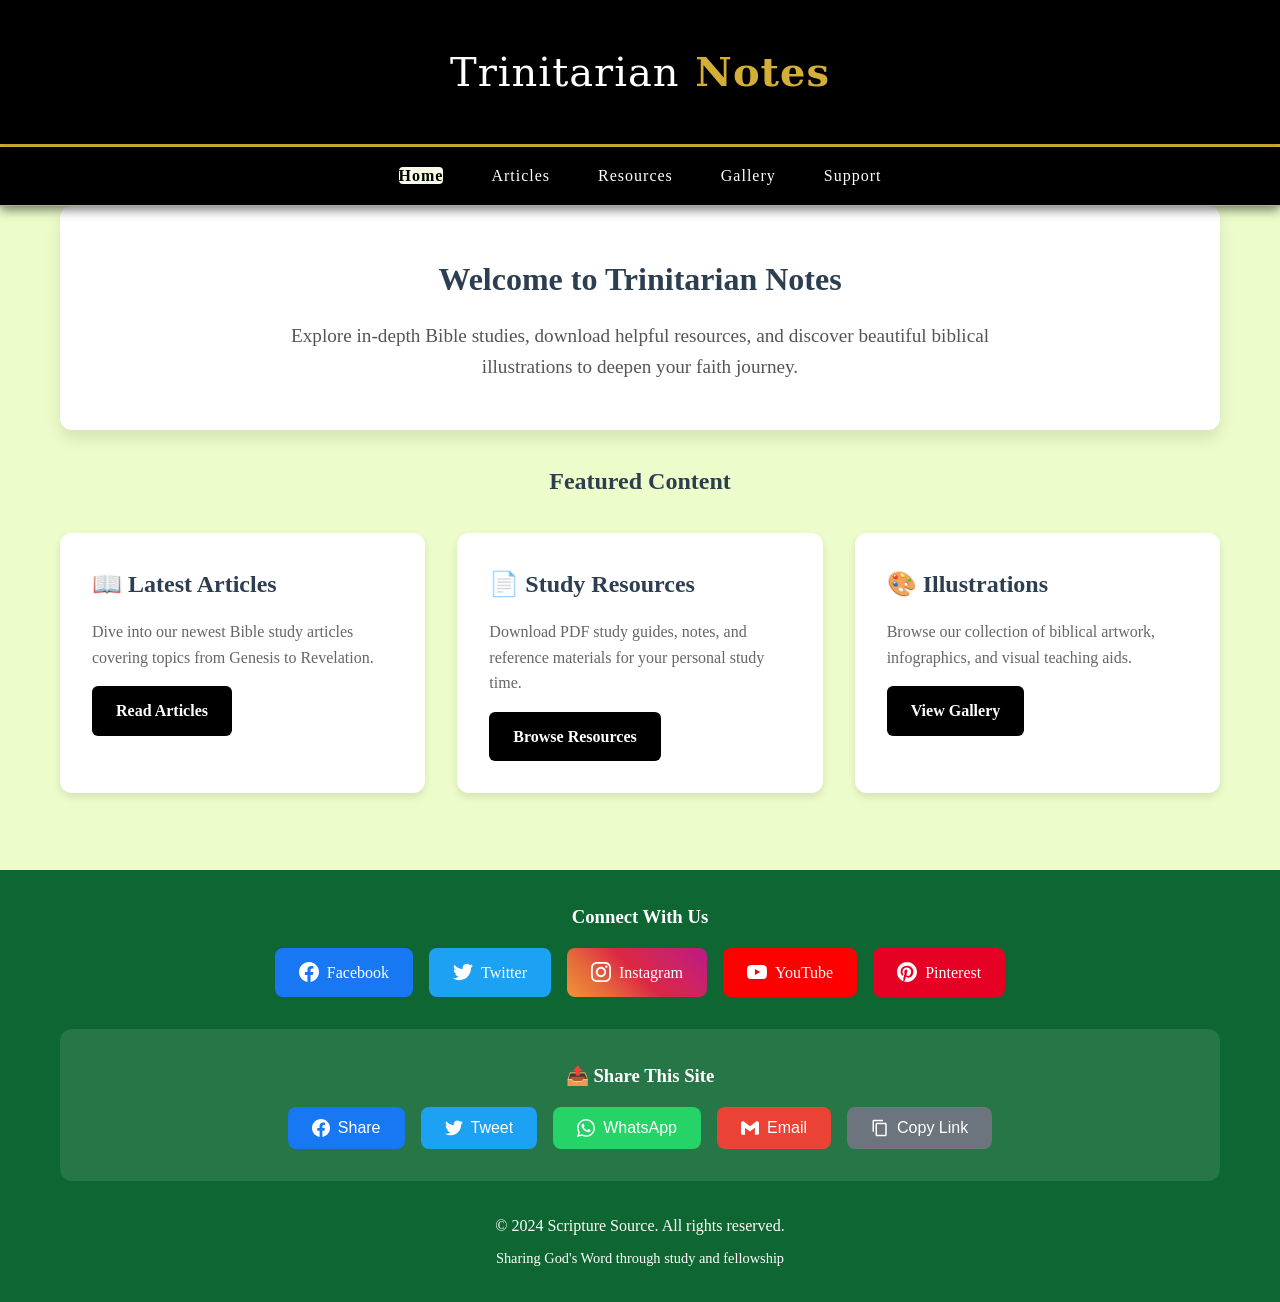
<file: index.html>
<!DOCTYPE html>
<html lang="en">
<head>
    <meta charset="UTF-8">
    <meta name="viewport" content="width=device-width, initial-scale=1.0">
    <meta name="description" content="Trinitarian Notes - Your source for biblical truth. Bible study articles, e-books, and resources.">
    <meta name="keywords" content="Bible study, Christian resources, devotional, scripture, e-books">
    <title>Trinitarian Notes - Your Source for Biblical Truth</title>
    <link href="https://fonts.googleapis.com/css2?family=Playfair+Display:wght@400;700&display=swap" rel="stylesheet">
    <link rel="stylesheet" href="css/style.css">
</head>
<body>
    <header>
        
    <div class="logo-container">
        <span class="logo-main">Trinitarian </span><span class="logo-accent">Notes</span>
    </div>
</header>
    

    <nav>
        <div class="container">
            <ul>
                <li><a href="index.html" class="active">Home</a></li>
                <li><a href="articles.html">Articles</a></li>
                <li><a href="resources.html">Resources</a></li>
                
                <li><a href="gallery.html">Gallery</a></li>
                <li><a href="donate.html">Support</a></li>
            </ul>
        </div>
    </nav>

   

    <main class="container">
        <div class="hero">
            <h2>Welcome to Trinitarian Notes</h2>
            <p>Explore in-depth Bible studies, download helpful resources, and discover beautiful biblical illustrations to deepen your faith journey.</p>
        </div>

        <h2 style="text-align: center; margin: 2rem 0; color: #2c3e50;">Featured Content</h2>
        
        <div class="card-grid">
            <div class="card">
                <h3>📖 Latest Articles</h3>
                <p>Dive into our newest Bible study articles covering topics from Genesis to Revelation.</p>
                <a href="articles.html" class="btn">Read Articles</a>
            </div>
            <div class="card">
                <h3>📄 Study Resources</h3>
                <p>Download PDF study guides, notes, and reference materials for your personal study time.</p>
                <a href="resources.html" class="btn">Browse Resources</a>
            </div>
            <div class="card">
                <h3>🎨 Illustrations</h3>
                <p>Browse our collection of biblical artwork, infographics, and visual teaching aids.</p>
                <a href="gallery.html" class="btn">View Gallery</a>
            </div>
            
        </div>
    </main>

    <footer>
        <div class="container">
            <div style="margin-bottom: 2rem;">
                <h3 style="color: white; margin-bottom: 1rem;">Connect With Us</h3>
                <div style="display: flex; justify-content: center; gap: 1rem; flex-wrap: wrap; margin-bottom: 2rem;">
                    <a href="https://facebook.com/yourpage" target="_blank" class="social-btn social-facebook">
                        <svg width="20" height="20" fill="currentColor" viewBox="0 0 24 24"><path d="M24 12.073c0-6.627-5.373-12-12-12s-12 5.373-12 12c0 5.99 4.388 10.954 10.125 11.854v-8.385H7.078v-3.47h3.047V9.43c0-3.007 1.792-4.669 4.533-4.669 1.312 0 2.686.235 2.686.235v2.953H15.83c-1.491 0-1.956.925-1.956 1.874v2.25h3.328l-.532 3.47h-2.796v8.385C19.612 23.027 24 18.062 24 12.073z"/></svg>
                        Facebook
                    </a>
                    <a href="https://twitter.com/yourhandle" target="_blank" class="social-btn social-twitter">
                        <svg width="20" height="20" fill="currentColor" viewBox="0 0 24 24"><path d="M23.953 4.57a10 10 0 01-2.825.775 4.958 4.958 0 002.163-2.723c-.951.555-2.005.959-3.127 1.184a4.92 4.92 0 00-8.384 4.482C7.69 8.095 4.067 6.13 1.64 3.162a4.822 4.822 0 00-.666 2.475c0 1.71.87 3.213 2.188 4.096a4.904 4.904 0 01-2.228-.616v.06a4.923 4.923 0 003.946 4.827 4.996 4.996 0 01-2.212.085 4.936 4.936 0 004.604 3.417 9.867 9.867 0 01-6.102 2.105c-.39 0-.779-.023-1.17-.067a13.995 13.995 0 007.557 2.209c9.053 0 13.998-7.496 13.998-13.985 0-.21 0-.42-.015-.63A9.935 9.935 0 0024 4.59z"/></svg>
                        Twitter
                    </a>
                    <a href="https://instagram.com/yourhandle" target="_blank" class="social-btn social-instagram">
                        <svg width="20" height="20" fill="currentColor" viewBox="0 0 24 24"><path d="M12 0C8.74 0 8.333.015 7.053.072 5.775.132 4.905.333 4.14.63c-.789.306-1.459.717-2.126 1.384S.935 3.35.63 4.14C.333 4.905.131 5.775.072 7.053.012 8.333 0 8.74 0 12s.015 3.667.072 4.947c.06 1.277.261 2.148.558 2.913.306.788.717 1.459 1.384 2.126.667.666 1.336 1.079 2.126 1.384.766.296 1.636.499 2.913.558C8.333 23.988 8.74 24 12 24s3.667-.015 4.947-.072c1.277-.06 2.148-.262 2.913-.558.788-.306 1.459-.718 2.126-1.384.666-.667 1.079-1.335 1.384-2.126.296-.765.499-1.636.558-2.913.06-1.28.072-1.687.072-4.947s-.015-3.667-.072-4.947c-.06-1.277-.262-2.149-.558-2.913-.306-.789-.718-1.459-1.384-2.126C21.319 1.347 20.651.935 19.86.63c-.765-.297-1.636-.499-2.913-.558C15.667.012 15.26 0 12 0zm0 2.16c3.203 0 3.585.016 4.85.071 1.17.055 1.805.249 2.227.415.562.217.96.477 1.382.896.419.42.679.819.896 1.381.164.422.36 1.057.413 2.227.057 1.266.07 1.646.07 4.85s-.015 3.585-.074 4.85c-.061 1.17-.256 1.805-.421 2.227-.224.562-.479.96-.899 1.382-.419.419-.824.679-1.38.896-.42.164-1.065.36-2.235.413-1.274.057-1.649.07-4.859.07-3.211 0-3.586-.015-4.859-.074-1.171-.061-1.816-.256-2.236-.421-.569-.224-.96-.479-1.379-.899-.421-.419-.69-.824-.9-1.38-.165-.42-.359-1.065-.42-2.235-.045-1.26-.061-1.649-.061-4.844 0-3.196.016-3.586.061-4.861.061-1.17.255-1.814.42-2.234.21-.57.479-.96.9-1.381.419-.419.81-.689 1.379-.898.42-.166 1.051-.361 2.221-.421 1.275-.045 1.65-.06 4.859-.06l.045.03zm0 3.678c-3.405 0-6.162 2.76-6.162 6.162 0 3.405 2.76 6.162 6.162 6.162 3.405 0 6.162-2.76 6.162-6.162 0-3.405-2.76-6.162-6.162-6.162zM12 16c-2.21 0-4-1.79-4-4s1.79-4 4-4 4 1.79 4 4-1.79 4-4 4zm7.846-10.405c0 .795-.646 1.44-1.44 1.44-.795 0-1.44-.646-1.44-1.44 0-.794.646-1.439 1.44-1.439.793-.001 1.44.645 1.44 1.439z"/></svg>
                        Instagram
                    </a>
                    <a href="https://youtube.com/@yourchannel" target="_blank" class="social-btn social-youtube">
                        <svg width="20" height="20" fill="currentColor" viewBox="0 0 24 24"><path d="M23.498 6.186a3.016 3.016 0 0 0-2.122-2.136C19.505 3.545 12 3.545 12 3.545s-7.505 0-9.377.505A3.017 3.017 0 0 0 .502 6.186C0 8.07 0 12 0 12s0 3.93.502 5.814a3.016 3.016 0 0 0 2.122 2.136c1.871.505 9.376.505 9.376.505s7.505 0 9.377-.505a3.015 3.015 0 0 0 2.122-2.136C24 15.93 24 12 24 12s0-3.93-.502-5.814zM9.545 15.568V8.432L15.818 12l-6.273 3.568z"/></svg>
                        YouTube
                    </a>
                    <a href="https://pinterest.com/yourhandle" target="_blank" class="social-btn social-pinterest">
                        <svg width="20" height="20" fill="currentColor" viewBox="0 0 24 24"><path d="M12.017 0C5.396 0 .029 5.367.029 11.987c0 5.079 3.158 9.417 7.618 11.162-.105-.949-.199-2.403.041-3.439.219-.937 1.406-5.957 1.406-5.957s-.359-.72-.359-1.781c0-1.663.967-2.911 2.168-2.911 1.024 0 1.518.769 1.518 1.688 0 1.029-.653 2.567-.992 3.992-.285 1.193.6 2.165 1.775 2.165 2.128 0 3.768-2.245 3.768-5.487 0-2.861-2.063-4.869-5.008-4.869-3.41 0-5.409 2.562-5.409 5.199 0 1.033.394 2.143.889 2.741.099.12.112.225.085.345-.09.375-.293 1.199-.334 1.363-.053.225-.172.271-.401.165-1.495-.69-2.433-2.878-2.433-4.646 0-3.776 2.748-7.252 7.92-7.252 4.158 0 7.392 2.967 7.392 6.923 0 4.135-2.607 7.462-6.233 7.462-1.214 0-2.354-.629-2.758-1.379l-.749 2.848c-.269 1.045-1.004 2.352-1.498 3.146 1.123.345 2.306.535 3.55.535 6.607 0 11.985-5.365 11.985-11.987C23.97 5.39 18.592.026 11.985.026L12.017 0z"/></svg>
                        Pinterest
                    </a>
                </div>

                <div class="share-section">
                    <h3 style="color: white; margin-bottom: 1rem; text-align: center;">📤 Share This Site</h3>
                    <div style="display: flex; justify-content: center; gap: 1rem; flex-wrap: wrap;">
                        <button onclick="shareOnFacebook()" class="share-btn share-facebook">
                            <svg width="18" height="18" fill="currentColor" viewBox="0 0 24 24"><path d="M24 12.073c0-6.627-5.373-12-12-12s-12 5.373-12 12c0 5.99 4.388 10.954 10.125 11.854v-8.385H7.078v-3.47h3.047V9.43c0-3.007 1.792-4.669 4.533-4.669 1.312 0 2.686.235 2.686.235v2.953H15.83c-1.491 0-1.956.925-1.956 1.874v2.25h3.328l-.532 3.47h-2.796v8.385C19.612 23.027 24 18.062 24 12.073z"/></svg>
                            Share
                        </button>
                        <button onclick="shareOnTwitter()" class="share-btn share-twitter">
                            <svg width="18" height="18" fill="currentColor" viewBox="0 0 24 24"><path d="M23.953 4.57a10 10 0 01-2.825.775 4.958 4.958 0 002.163-2.723c-.951.555-2.005.959-3.127 1.184a4.92 4.92 0 00-8.384 4.482C7.69 8.095 4.067 6.13 1.64 3.162a4.822 4.822 0 00-.666 2.475c0 1.71.87 3.213 2.188 4.096a4.904 4.904 0 01-2.228-.616v.06a4.923 4.923 0 003.946 4.827 4.996 4.996 0 01-2.212.085 4.936 4.936 0 004.604 3.417 9.867 9.867 0 01-6.102 2.105c-.39 0-.779-.023-1.17-.067a13.995 13.995 0 007.557 2.209c9.053 0 13.998-7.496 13.998-13.985 0-.21 0-.42-.015-.63A9.935 9.935 0 0024 4.59z"/></svg>
                            Tweet
                        </button>
                        <button onclick="shareOnWhatsApp()" class="share-btn share-whatsapp">
                            <svg width="18" height="18" fill="currentColor" viewBox="0 0 24 24"><path d="M17.472 14.382c-.297-.149-1.758-.867-2.03-.967-.273-.099-.471-.148-.67.15-.197.297-.767.966-.94 1.164-.173.199-.347.223-.644.075-.297-.15-1.255-.463-2.39-1.475-.883-.788-1.48-1.761-1.653-2.059-.173-.297-.018-.458.13-.606.134-.133.298-.347.446-.52.149-.174.198-.298.298-.497.099-.198.05-.371-.025-.52-.075-.149-.669-1.612-.916-2.207-.242-.579-.487-.5-.669-.51-.173-.008-.371-.01-.57-.01-.198 0-.52.074-.792.372-.272.297-1.04 1.016-1.04 2.479 0 1.462 1.065 2.875 1.213 3.074.149.198 2.096 3.2 5.077 4.487.709.306 1.262.489 1.694.625.712.227 1.36.195 1.871.118.571-.085 1.758-.719 2.006-1.413.248-.694.248-1.289.173-1.413-.074-.124-.272-.198-.57-.347m-5.421 7.403h-.004a9.87 9.87 0 01-5.031-1.378l-.361-.214-3.741.982.998-3.648-.235-.374a9.86 9.86 0 01-1.51-5.26c.001-5.45 4.436-9.884 9.888-9.884 2.64 0 5.122 1.03 6.988 2.898a9.825 9.825 0 012.893 6.994c-.003 5.45-4.437 9.884-9.885 9.884m8.413-18.297A11.815 11.815 0 0012.05 0C5.495 0 .16 5.335.157 11.892c0 2.096.547 4.142 1.588 5.945L.057 24l6.305-1.654a11.882 11.882 0 005.683 1.448h.005c6.554 0 11.89-5.335 11.893-11.893a11.821 11.821 0 00-3.48-8.413Z"/></svg>
                            WhatsApp
                        </button>
                        <button onclick="shareByEmail()" class="share-btn share-email">
                            <svg width="18" height="18" fill="currentColor" viewBox="0 0 24 24"><path d="M24 5.457v13.909c0 .904-.732 1.636-1.636 1.636h-3.819V11.73L12 16.64l-6.545-4.91v9.273H1.636A1.636 1.636 0 0 1 0 19.366V5.457c0-2.023 2.309-3.178 3.927-1.964L5.455 4.64 12 9.548l6.545-4.91 1.528-1.145C21.69 2.28 24 3.434 24 5.457z"/></svg>
                            Email
                        </button>
                        <button onclick="copyLink()" class="share-btn share-copy">
                            <svg width="18" height="18" fill="currentColor" viewBox="0 0 24 24"><path d="M16 1H4c-1.1 0-2 .9-2 2v14h2V3h12V1zm3 4H8c-1.1 0-2 .9-2 2v14c0 1.1.9 2 2 2h11c1.1 0 2-.9 2-2V7c0-1.1-.9-2-2-2zm0 16H8V7h11v14z"/></svg>
                            Copy Link
                        </button>
                    </div>
                </div>
            </div>
            
            <p>&copy; 2024 Scripture Source. All rights reserved.</p>
            <p style="margin-top: 0.5rem; font-size: 0.9rem;">Sharing God's Word through study and fellowship</p>
        </div>
    </footer>

    <script src="js/script.js"></script>
</body>
</html>
</file>
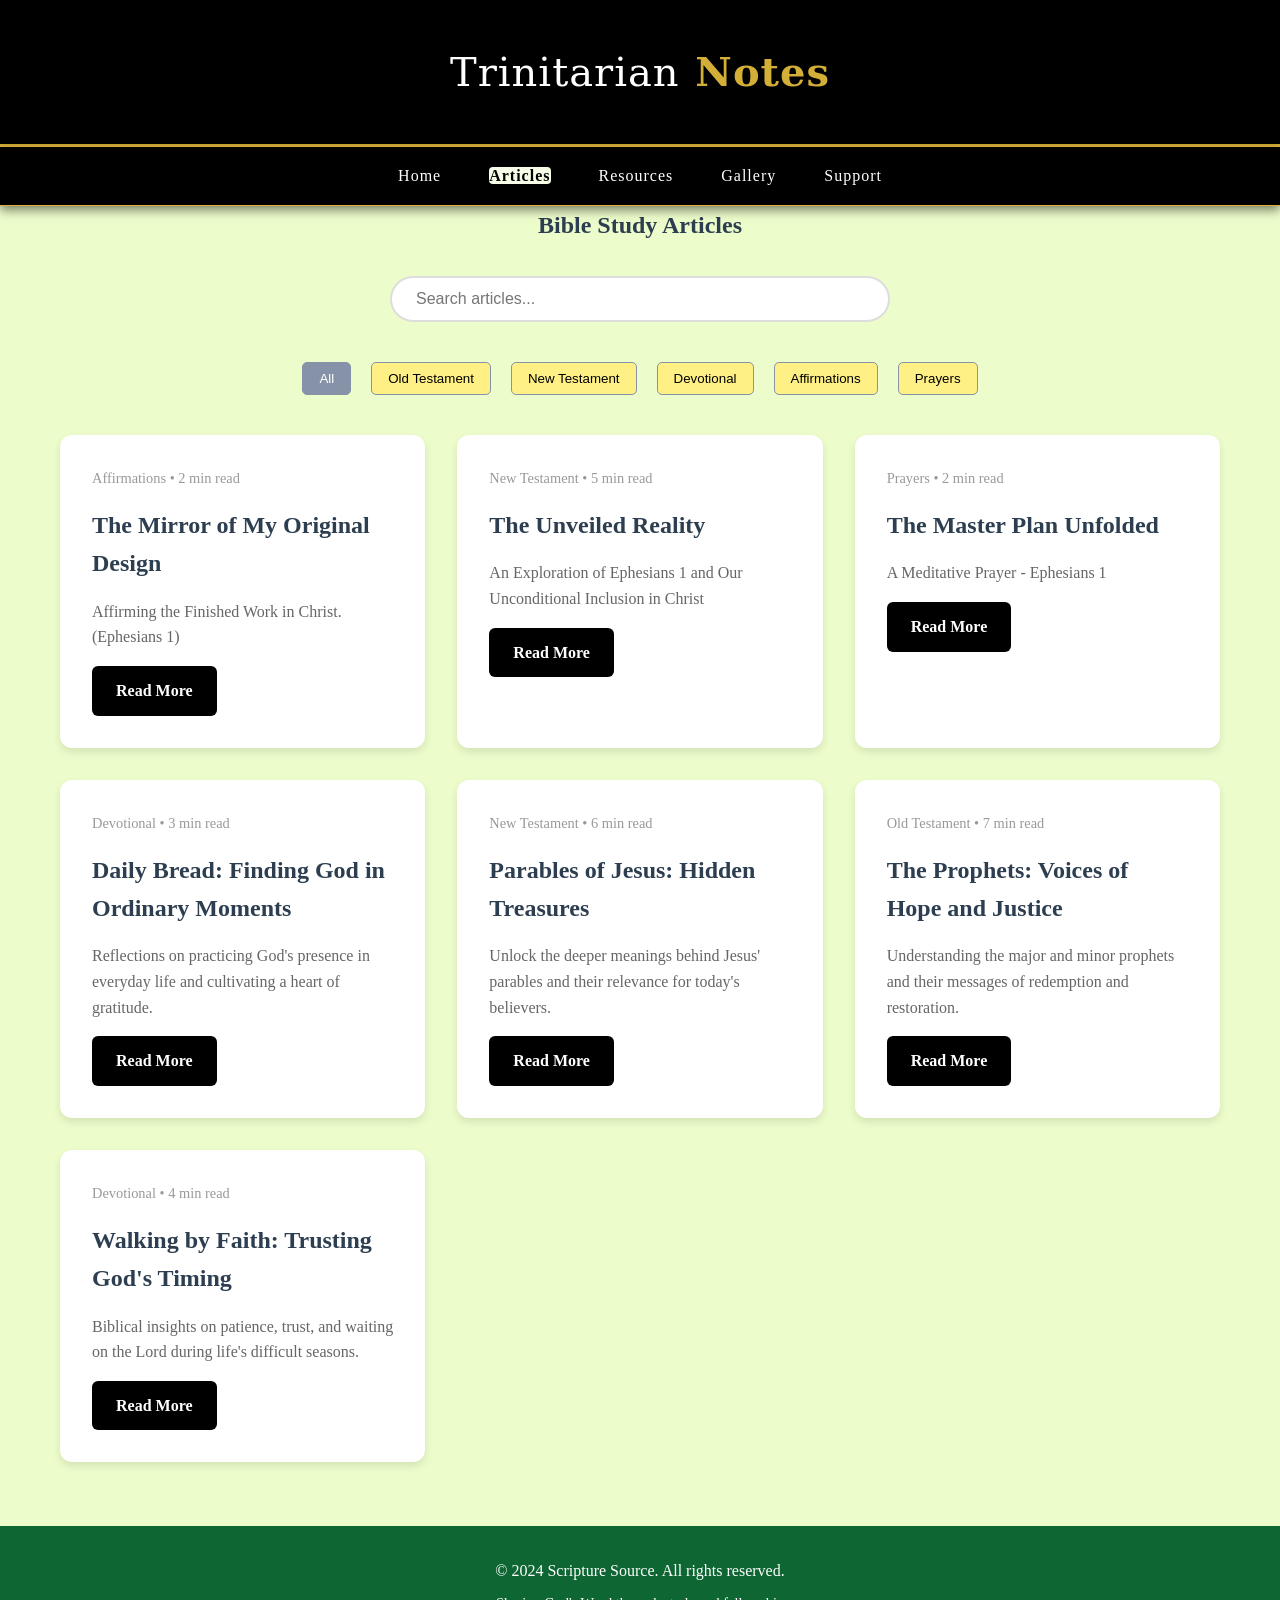
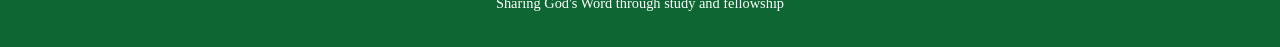
<file: articles.html>
<!DOCTYPE html>
<html lang="en">
<head>
    <meta charset="UTF-8">
    <meta name="viewport" content="width=device-width, initial-scale=1.0">
    <meta name="description" content="Trinitarian Notes - Your source for biblical truth. Bible study articles, e-books, and resources.">
    <meta name="keywords" content="Bible study, Christian resources, devotional, scripture, e-books">
    <title>Trinitarian Notes - Your Source for Biblical Truth</title>
    <link href="https://fonts.googleapis.com/css2?family=Playfair+Display:wght@400;700&display=swap" rel="stylesheet">
    <link rel="stylesheet" href="css/style.css">
</head>
<body>
    <header>
        
    <div class="logo-container">
        <span class="logo-main">Trinitarian </span><span class="logo-accent">Notes</span>
    </div>
</header>
    


    <nav>
        <div class="container">
            <ul>
                <li><a href="index.html">Home</a></li>
                <li><a href="articles.html" class="active">Articles</a></li>
                <li><a href="resources.html">Resources</a></li>
                
                <li><a href="gallery.html">Gallery</a></li>
                <li><a href="donate.html">Support</a></li>

            
            </ul>
        </div>
    </nav>

    

    <main class="container">
        <h2 style="text-align: center; color: #2c3e50; margin-bottom: 1rem;">Bible Study Articles</h2>
        
        <div class="search-bar">
            <input type="text" id="articleSearch" placeholder="Search articles..." onkeyup="filterArticles()">
        </div>

        <div class="category-filter">
            <button class="category-btn active" onclick="filterByCategory('all')">All</button>
            <button class="category-btn" onclick="filterByCategory('Old Testament')">Old Testament</button>
            <button class="category-btn" onclick="filterByCategory('New Testament')">New Testament</button>
            <button class="category-btn" onclick="filterByCategory('Devotional')">Devotional</button>
            <button class="category-btn" onclick="filterByCategory('Affirmations')">Affirmations</button>
            <button class="category-btn" onclick="filterByCategory('Prayers')">Prayers</button>
        </div>

        <div class="card-grid" id="articlesContainer">
            <div class="card article-card" data-category="Affirmations">
                <div class="meta">Affirmations • 2 min read</div>
                <h3>The Mirror of My Original Design</h3>
                <p>Affirming the Finished Work in Christ.(Ephesians 1)</p>
               <a href="my-original-design-affirmations.html" class="btn">Read More</a>
            </div>
            <div class="card article-card" data-category="New Testament">
                <div class="meta">New Testament • 5 min read</div>
                <h3>The Unveiled Reality</h3>
                <p>An Exploration of Ephesians 1 and Our Unconditional Inclusion in Christ</p>
               <a href="unveiled-reality.html" class="btn">Read More</a>
            </div>
            <div class="card article-card" data-category="Prayers">
                <div class="meta">Prayers • 2 min read</div>
                <h3>The Master Plan Unfolded</h3>
                <p>A Meditative Prayer - Ephesians 1</p>
                <a href="Master-Plan-Unfolded-prayer.html" class="btn">Read More</a>
            </div>
            <div class="card article-card" data-category="Devotional">
                <div class="meta">Devotional • 3 min read</div>
                <h3>Daily Bread: Finding God in Ordinary Moments</h3>
                <p>Reflections on practicing God's presence in everyday life and cultivating a heart of gratitude.</p>
                <a href="#" class="btn">Read More</a>
            </div>
            <div class="card article-card" data-category="New Testament">
                <div class="meta">New Testament • 6 min read</div>
                <h3>Parables of Jesus: Hidden Treasures</h3>
                <p>Unlock the deeper meanings behind Jesus' parables and their relevance for today's believers.</p>
                <a href="#" class="btn">Read More</a>
            </div>
            <div class="card article-card" data-category="Old Testament">
                <div class="meta">Old Testament • 7 min read</div>
                <h3>The Prophets: Voices of Hope and Justice</h3>
                <p>Understanding the major and minor prophets and their messages of redemption and restoration.</p>
                <a href="#" class="btn">Read More</a>
            </div>
            <div class="card article-card" data-category="Devotional">
                <div class="meta">Devotional • 4 min read</div>
                <h3>Walking by Faith: Trusting God's Timing</h3>
                <p>Biblical insights on patience, trust, and waiting on the Lord during life's difficult seasons.</p>
                <a href="#" class="btn">Read More</a>
            </div>
        </div>
    </main>

    <footer>
        <div class="container">
            <p>&copy; 2024 Scripture Source. All rights reserved.</p>
            <p style="margin-top: 0.5rem; font-size: 0.9rem;">Sharing God's Word through study and fellowship</p>
        </div>
    </footer>

    <script src="js/script.js"></script>
</body>
</html>
</file>
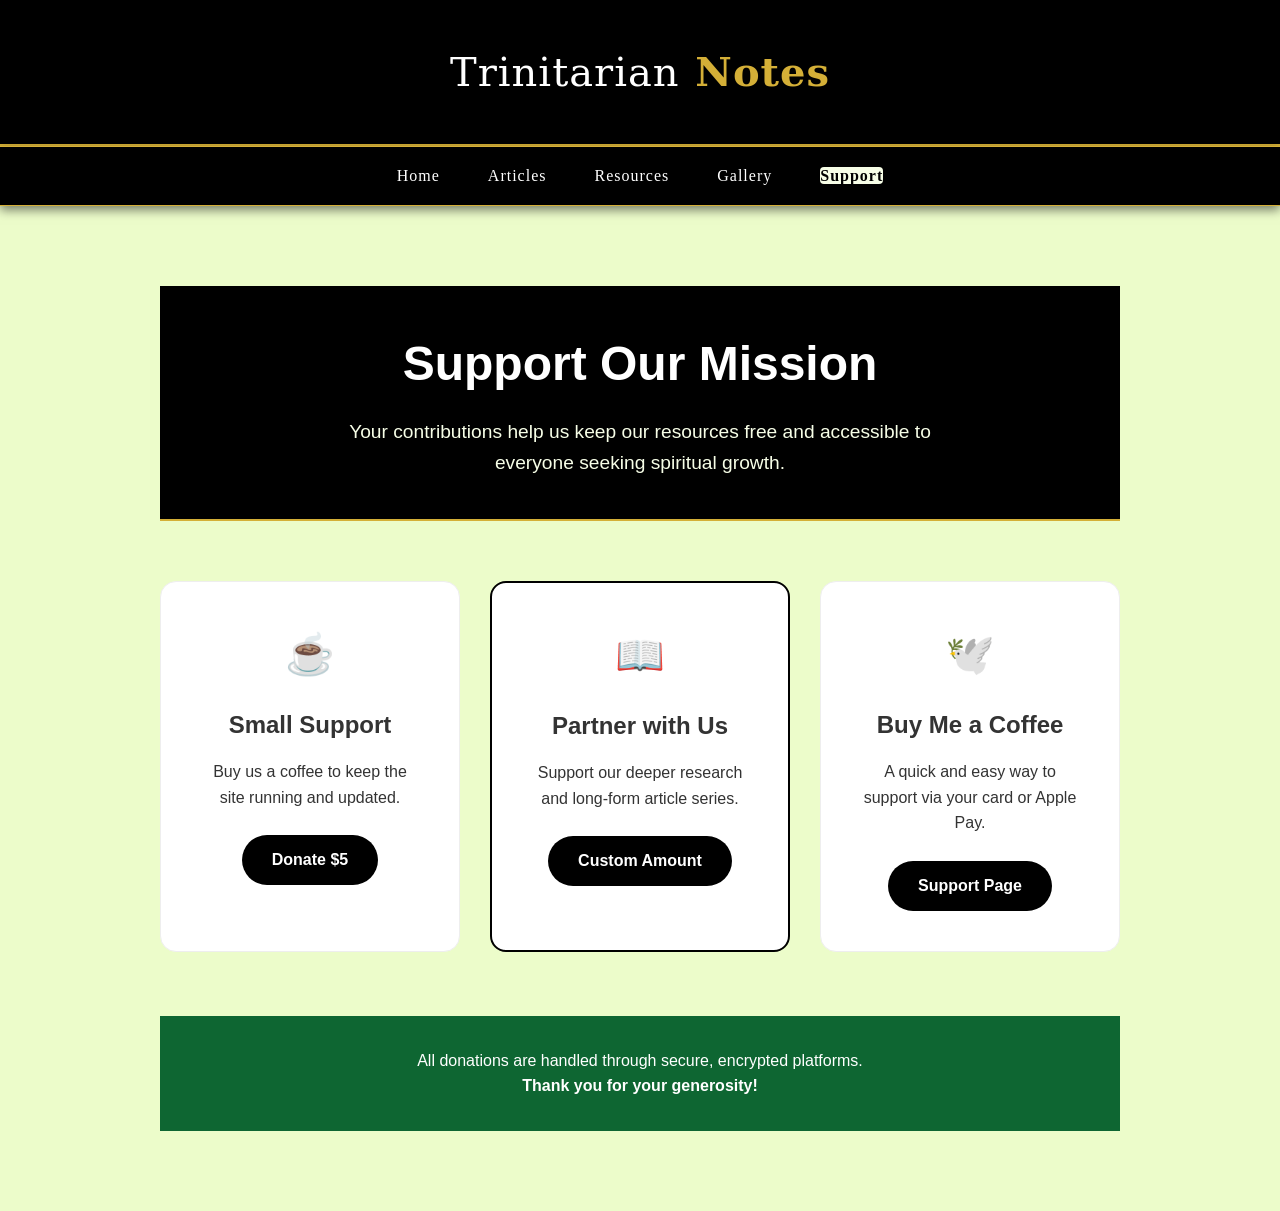
<file: donate.html>
<!DOCTYPE html>
<html lang="en">
<head>
    <meta charset="UTF-8">
    <meta name="viewport" content="width=device-width, initial-scale=1.0">
    <meta name="description" content="Trinitarian Notes - Your source for biblical truth. Bible study articles, e-books, and resources.">
    <meta name="keywords" content="Bible study, Christian resources, devotional, scripture, e-books">
    <title>Trinitarian Notes - Your Source for Biblical Truth</title>
    <link href="https://fonts.googleapis.com/css2?family=Playfair+Display:wght@400;700&display=swap" rel="stylesheet">
    <link rel="stylesheet" href="css/style.css">
</head>
<body>
    <header>
        
    <div class="logo-container">
        <span class="logo-main">Trinitarian </span><span class="logo-accent">Notes</span>
    </div>
</header>
    
    <nav>
        <div class="container">
            <ul>
                <li><a href="index.html">Home</a></li>
                <li><a href="articles.html">Articles</a></li>
                <li><a href="resources.html">Resources</a></li>
                
                <li><a href="gallery.html">Gallery</a></li>
                <li><a href="donate.html" class="active">Support</a></li>
            </ul>
        </div>
    </nav>

    <section class="donate-container">
        <header class="donate-header">
            
            <h1>Support Our Mission</h1>
            <p>Your contributions help us keep our resources free and accessible to everyone seeking spiritual growth.</p>
        </header>


        <div class="donate-grid">
            <div class="donate-card">
                <div class="icon">☕</div>
                <h3>Small Support</h3>
                <p>Buy us a coffee to keep the site running and updated.</p>
                <a href="YOUR_PAYPAL_LINK" class="btn-donate">Donate $5</a>
            </div>

            <div class="donate-card featured">
                <div class="icon">📖</div>
                <h3>Partner with Us</h3>
                <p>Support our deeper research and long-form article series.</p>
                <a href="YOUR_PAYPAL_LINK" class="btn-donate">Custom Amount</a>
            </div>

            <div class="donate-card">
                <div class="icon">🕊️</div>
                <h3>Buy Me a Coffee</h3>
                <p>A quick and easy way to support via your card or Apple Pay.</p>
                <a href="https://www.buymeacoffee.com/YOUR_USERNAME" class="btn-donate">Support Page</a>
            </div>
        </div>

        <footer class="donate-footer">
            <p>All donations are handled through secure, encrypted platforms.</p>
            <p><strong>Thank you for your generosity!</strong></p>
        </footer>
    </section>

</body>
</html>
</file>
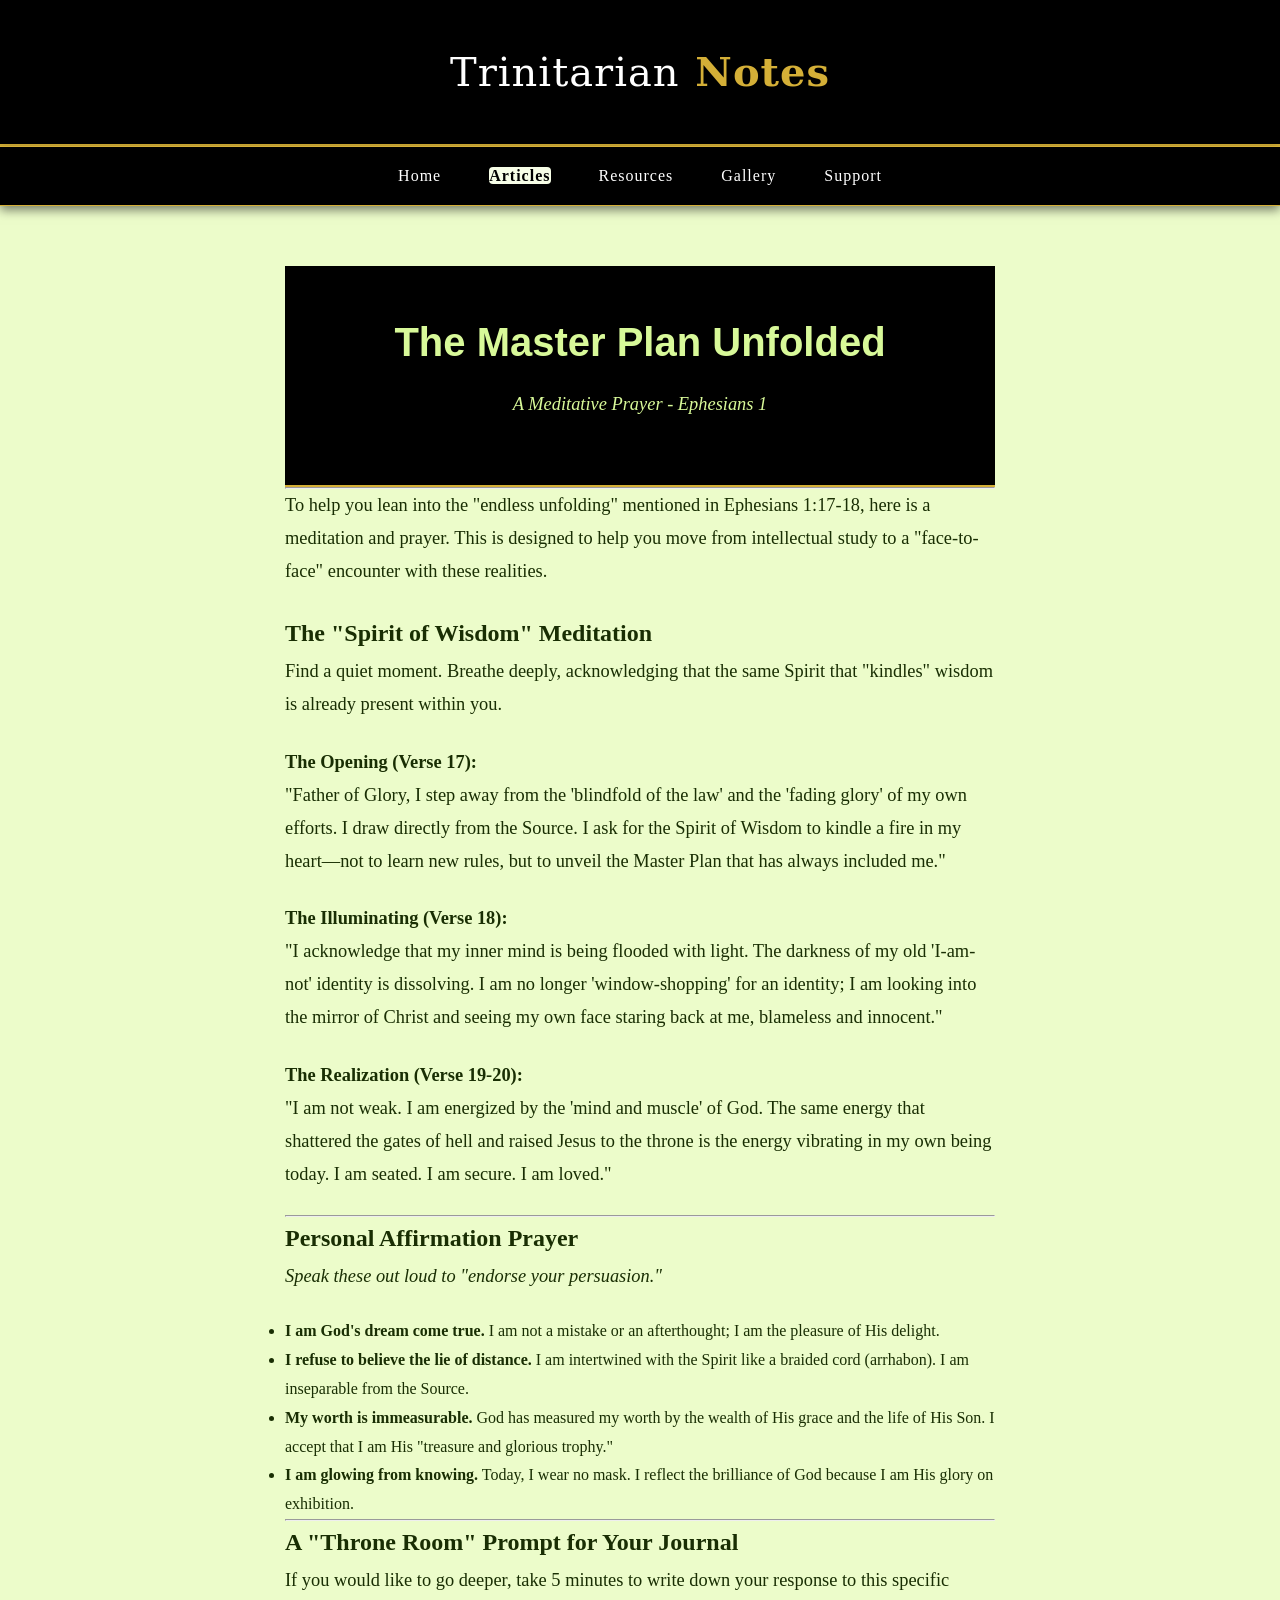
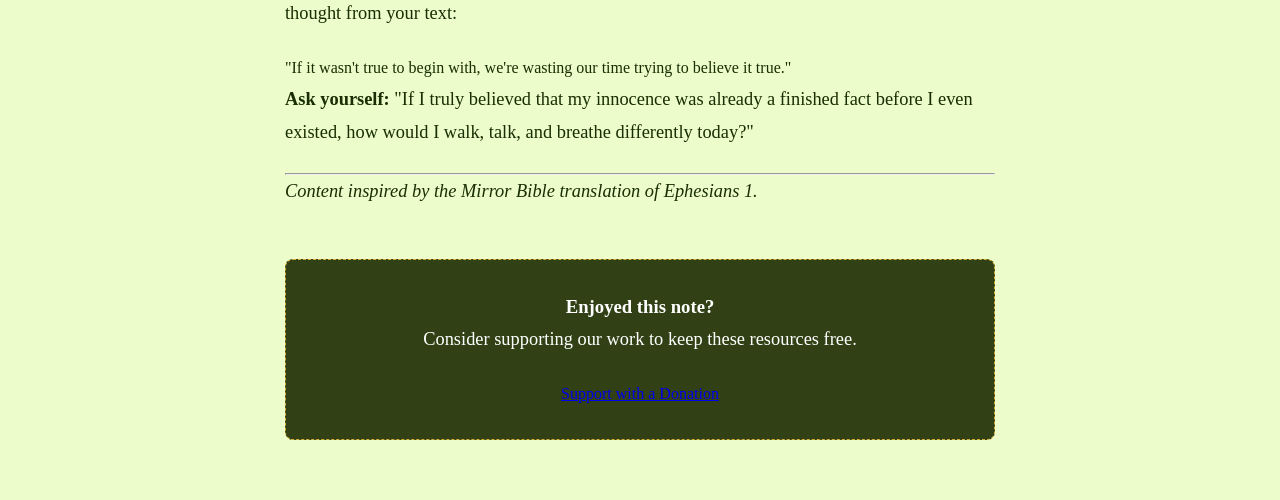
<file: Master-Plan-Unfolded-prayer.html>
﻿
<!DOCTYPE html>
<html lang="en">
<head>
    <meta charset="UTF-8">
    <meta name="viewport" content="width=device-width, initial-scale=1.0">
    <meta name="description" content="Trinitarian Notes - Your source for biblical truth. Bible study articles, e-books, and resources.">
    <meta name="keywords" content="Bible study, Christian resources, devotional, scripture, e-books">
    <title>Trinitarian Notes - Your Source for Biblical Truth</title>
    <link href="https://fonts.googleapis.com/css2?family=Playfair+Display:wght@400;700&display=swap" rel="stylesheet">
    <link rel="stylesheet" href="css/style.css">
</head>
<body>
    <header>
          <div class="logo-container">
        <span class="logo-main">Trinitarian </span><span class="logo-accent">Notes</span>
    </div>
    </header>

    <nav>
        <div class="container">
            <ul>
                <li><a href="index.html">Home</a></li>
                <li><a href="articles.html" class="active">Articles</a></li>
                <li><a href="resources.html">Resources</a></li>
             
                <li><a href="gallery.html">Gallery</a></li>
                 <li><a href="donate.html">Support</a></li>
                
            </ul>
        </div>
    </nav>

    <main class="reading-layout">
        

        <header class="article-header">
              <h1>The Master Plan Unfolded</h1>
        <p><em>A Meditative Prayer - Ephesians 1</em></p>
           
         
        </header>

        <section class="article-content">
<hr>

<p>To help you lean into the "endless unfolding" mentioned in Ephesians 1:17-18, here is a meditation and prayer. This is designed to help you move from intellectual study to a "face-to-face" encounter with these realities.</p>

<h2>The "Spirit of Wisdom" Meditation</h2>
<p>Find a quiet moment. Breathe deeply, acknowledging that the same Spirit that "kindles" wisdom is already present within you.</p>

<p><strong>The Opening (Verse 17):</strong><br>
"Father of Glory, I step away from the 'blindfold of the law' and the 'fading glory' of my own efforts. I draw directly from the Source. I ask for the Spirit of Wisdom to kindle a fire in my heart—not to learn new rules, but to unveil the Master Plan that has always included me."</p>

<p><strong>The Illuminating (Verse 18):</strong><br>
"I acknowledge that my inner mind is being flooded with light. The darkness of my old 'I-am-not' identity is dissolving. I am no longer 'window-shopping' for an identity; I am looking into the mirror of Christ and seeing my own face staring back at me, blameless and innocent."</p>

<p><strong>The Realization (Verse 19-20):</strong><br>
"I am not weak. I am energized by the 'mind and muscle' of God. The same energy that shattered the gates of hell and raised Jesus to the throne is the energy vibrating in my own being today. I am seated. I am secure. I am loved."</p>

<hr>

<h2>Personal Affirmation Prayer</h2>
<p><em>Speak these out loud to "endorse your persuasion."</em></p>

<ul>
  <li><strong>I am God's dream come true.</strong> I am not a mistake or an afterthought; I am the pleasure of His delight.</li>
  <li><strong>I refuse to believe the lie of distance.</strong> I am intertwined with the Spirit like a braided cord (arrhabon). I am inseparable from the Source.</li>
  <li><strong>My worth is immeasurable.</strong> God has measured my worth by the wealth of His grace and the life of His Son. I accept that I am His "treasure and glorious trophy."</li>
  <li><strong>I am glowing from knowing.</strong> Today, I wear no mask. I reflect the brilliance of God because I am His glory on exhibition.</li>
</ul>

<hr>

<h2>A "Throne Room" Prompt for Your Journal</h2>
<p>If you would like to go deeper, take 5 minutes to write down your response to this specific thought from your text:</p>

<blockquote>
  "If it wasn't true to begin with, we're wasting our time trying to believe it true."
</blockquote>

<p><strong>Ask yourself:</strong> "If I truly believed that my innocence was already a finished fact before I even existed, how would I walk, talk, and breathe differently today?"</p>

<hr>
<p><em>Content inspired by the Mirror Bible translation of Ephesians 1.</em></p>


        <footer class="donate-box">
            <h3>Enjoyed this note?</h3>
            <p>Consider supporting our work to keep these resources free.</p>
            <a href="YOUR_PAYPAL_OR_STRIPE_LINK" class="donate-btn">Support with a Donation</a>
        </footer>
    </main>

</body>
</html>
</file>
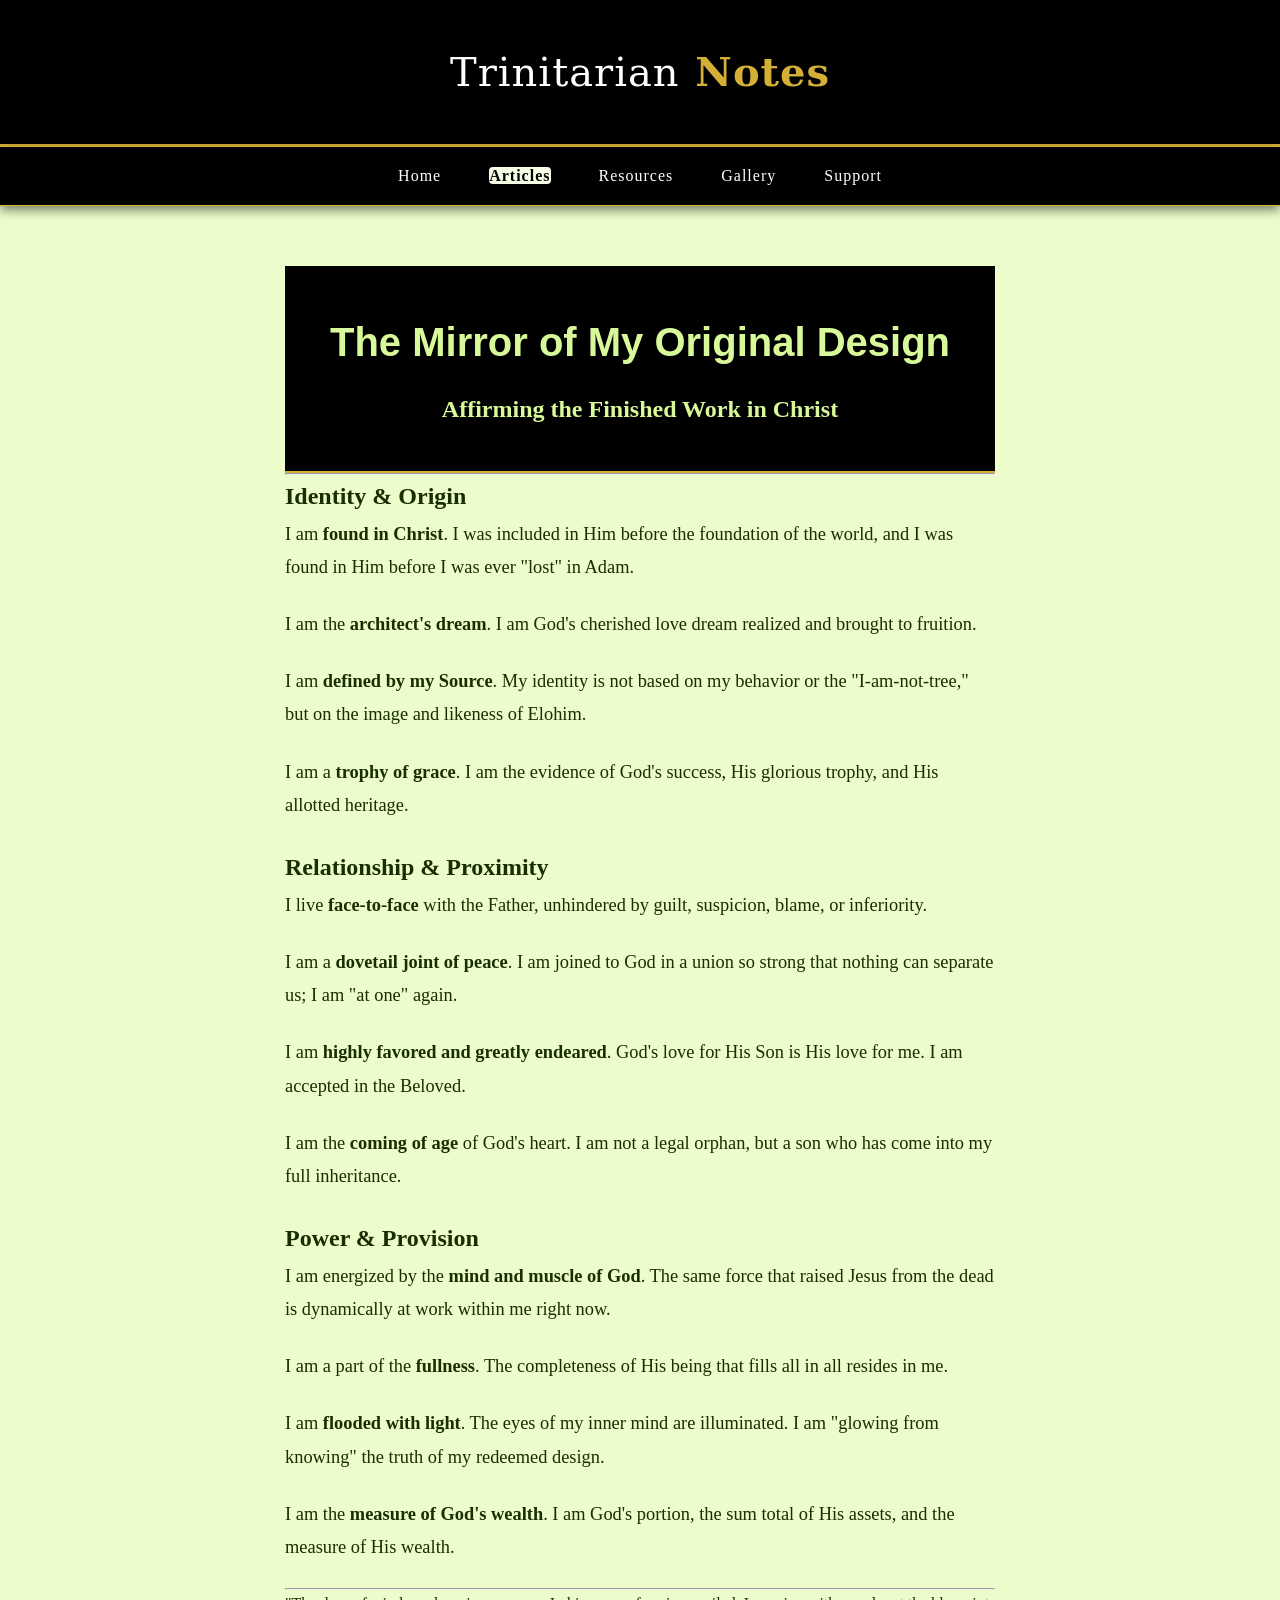
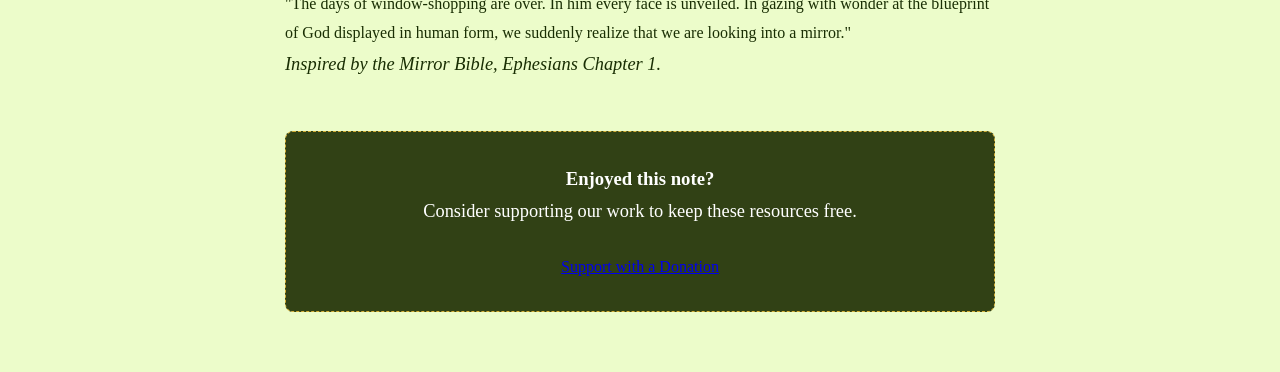
<file: my-original-design-affirmations.html>
<!DOCTYPE html>
<html lang="en">
<head>
    <meta charset="UTF-8">
    <meta name="viewport" content="width=device-width, initial-scale=1.0">
    <meta name="description" content="Trinitarian Notes - Your source for biblical truth. Bible study articles, e-books, and resources.">
    <meta name="keywords" content="Bible study, Christian resources, devotional, scripture, e-books">
    <title>Trinitarian Notes - Your Source for Biblical Truth</title>
    <link href="https://fonts.googleapis.com/css2?family=Playfair+Display:wght@400;700&display=swap" rel="stylesheet">
    <link rel="stylesheet" href="css/style.css">
</head>
<body>
    <header>
          <div class="logo-container">
        <span class="logo-main">Trinitarian </span><span class="logo-accent">Notes</span>
    </div>
    </header>

    <nav>
        <div class="container">
            <ul>
                <li><a href="index.html">Home</a></li>
                <li><a href="articles.html" class="active">Articles</a></li>
                <li><a href="resources.html">Resources</a></li>
             
                <li><a href="gallery.html">Gallery</a></li>
                 <li><a href="donate.html">Support</a></li>
                
            </ul>
        </div>
    </nav>

    <main class="reading-layout">
        

        <header class="article-header">
              <h1>The Mirror of My Original Design</h1>
              <h2><strong>Affirming the Finished Work in Christ</strong></h2>
         
        </header>

        <section class="article-content">
          


<hr>

<h2>Identity & Origin</h2>
<p>I am <strong>found in Christ</strong>. I was included in Him before the foundation of the world, and I was found in Him before I was ever "lost" in Adam.</p>
<p>I am the <strong>architect's dream</strong>. I am God's cherished love dream realized and brought to fruition.</p>
<p>I am <strong>defined by my Source</strong>. My identity is not based on my behavior or the "I-am-not-tree," but on the image and likeness of Elohim.</p>
<p>I am a <strong>trophy of grace</strong>. I am the evidence of God's success, His glorious trophy, and His allotted heritage.</p>

<h2>Relationship & Proximity</h2>
<p>I live <strong>face-to-face</strong> with the Father, unhindered by guilt, suspicion, blame, or inferiority.</p>
<p>I am a <strong>dovetail joint of peace</strong>. I am joined to God in a union so strong that nothing can separate us; I am "at one" again.</p>
<p>I am <strong>highly favored and greatly endeared</strong>. God's love for His Son is His love for me. I am accepted in the Beloved.</p>
<p>I am the <strong>coming of age</strong> of God's heart. I am not a legal orphan, but a son who has come into my full inheritance.</p>

<h2>Power & Provision</h2>
<p>I am energized by the <strong>mind and muscle of God</strong>. The same force that raised Jesus from the dead is dynamically at work within me right now.</p>
<p>I am a part of the <strong>fullness</strong>. The completeness of His being that fills all in all resides in me.</p>
<p>I am <strong>flooded with light</strong>. The eyes of my inner mind are illuminated. I am "glowing from knowing" the truth of my redeemed design.</p>
<p>I am the <strong>measure of God's wealth</strong>. I am God's portion, the sum total of His assets, and the measure of His wealth.</p>

<hr>

<blockquote>
  "The days of window-shopping are over. In him every face is unveiled. In gazing with wonder at the blueprint of God displayed in human form, we suddenly realize that we are looking into a mirror."
</blockquote>



<p><em>Inspired by the Mirror Bible, Ephesians Chapter 1.</em></p>
        </section>

        <footer class="donate-box">
            <h3>Enjoyed this note?</h3>
            <p>Consider supporting our work to keep these resources free.</p>
            <a href="YOUR_PAYPAL_OR_STRIPE_LINK" class="donate-btn">Support with a Donation</a>
        </footer>
    </main>

</body>
</html>
</file>
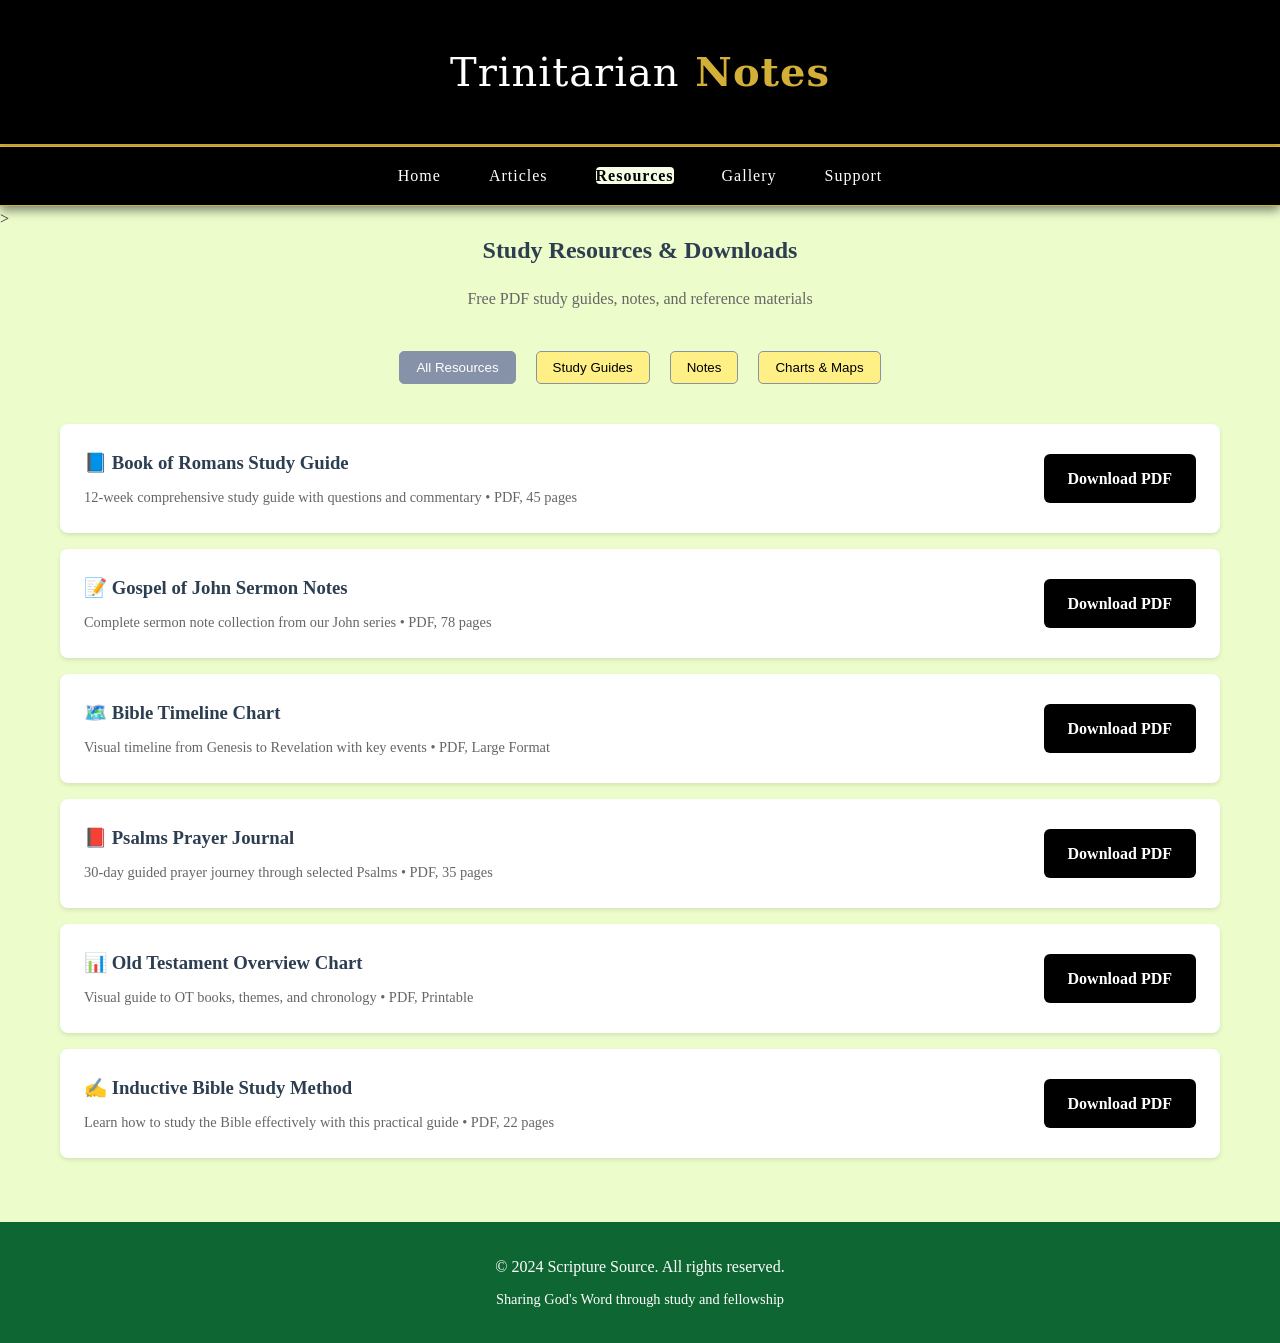
<file: resources.html>
<!DOCTYPE html>
<html lang="en">
<head>
    <meta charset="UTF-8">
    <meta name="viewport" content="width=device-width, initial-scale=1.0">
    <meta name="description" content="Trinitarian Notes - Your source for biblical truth. Bible study articles, e-books, and resources.">
    <meta name="keywords" content="Bible study, Christian resources, devotional, scripture, e-books">
    <title>Trinitarian Notes - Your Source for Biblical Truth</title>
    <link href="https://fonts.googleapis.com/css2?family=Playfair+Display:wght@400;700&display=swap" rel="stylesheet">
    <link rel="stylesheet" href="css/style.css">
</head>
<body>
    <header>
        
    <div class="logo-container">
        <span class="logo-main">Trinitarian </span><span class="logo-accent">Notes</span>
    </div>
</header>
    

    <nav>
        <div class="container">
            <ul>
                <li><a href="index.html">Home</a></li>
                <li><a href="articles.html">Articles</a></li>
                <li><a href="resources.html" class="active">Resources</a></li>
                
                <li><a href="gallery.html">Gallery</a></li>
                <li><a href="donate.html">Support</a></li>
                
            </ul>
        </div>
    </nav>

    >

    <main class="container">
        <h2 style="text-align: center; color: #2c3e50; margin-bottom: 1rem;">Study Resources & Downloads</h2>
        <p style="text-align: center; color: #666; margin-bottom: 2rem;">Free PDF study guides, notes, and reference materials</p>

        <div class="category-filter">
            <button class="category-btn active" onclick="filterResources('all')">All Resources</button>
            <button class="category-btn" onclick="filterResources('Study Guides')">Study Guides</button>
            <button class="category-btn" onclick="filterResources('Notes')">Notes</button>
            <button class="category-btn" onclick="filterResources('Charts')">Charts & Maps</button>
        </div>

        <div id="resourcesContainer">
            <div class="resource-item" data-type="Study Guides">
                <div class="resource-info">
                    <h3>📘 Book of Romans Study Guide</h3>
                    <p>12-week comprehensive study guide with questions and commentary • PDF, 45 pages</p>
                </div>
                <a href="#" class="btn">Download PDF</a>
            </div>
            <div class="resource-item" data-type="Notes">
                <div class="resource-info">
                    <h3>📝 Gospel of John Sermon Notes</h3>
                    <p>Complete sermon note collection from our John series • PDF, 78 pages</p>
                </div>
                <a href="#" class="btn">Download PDF</a>
            </div>
            <div class="resource-item" data-type="Charts">
                <div class="resource-info">
                    <h3>🗺️ Bible Timeline Chart</h3>
                    <p>Visual timeline from Genesis to Revelation with key events • PDF, Large Format</p>
                </div>
                <a href="#" class="btn">Download PDF</a>
            </div>
            <div class="resource-item" data-type="Study Guides">
                <div class="resource-info">
                    <h3>📕 Psalms Prayer Journal</h3>
                    <p>30-day guided prayer journey through selected Psalms • PDF, 35 pages</p>
                </div>
                <a href="#" class="btn">Download PDF</a>
            </div>
            <div class="resource-item" data-type="Charts">
                <div class="resource-info">
                    <h3>📊 Old Testament Overview Chart</h3>
                    <p>Visual guide to OT books, themes, and chronology • PDF, Printable</p>
                </div>
                <a href="#" class="btn">Download PDF</a>
            </div>
            <div class="resource-item" data-type="Notes">
                <div class="resource-info">
                    <h3>✍️ Inductive Bible Study Method</h3>
                    <p>Learn how to study the Bible effectively with this practical guide • PDF, 22 pages</p>
                </div>
                <a href="#" class="btn">Download PDF</a>
            </div>
        </div>
    </main>

    <footer>
        <div class="container">
            <p>&copy; 2024 Scripture Source. All rights reserved.</p>
            <p style="margin-top: 0.5rem; font-size: 0.9rem;">Sharing God's Word through study and fellowship</p>
        </div>
    </footer>

    <script src="js/script.js"></script>
</body>
</html>
</file>
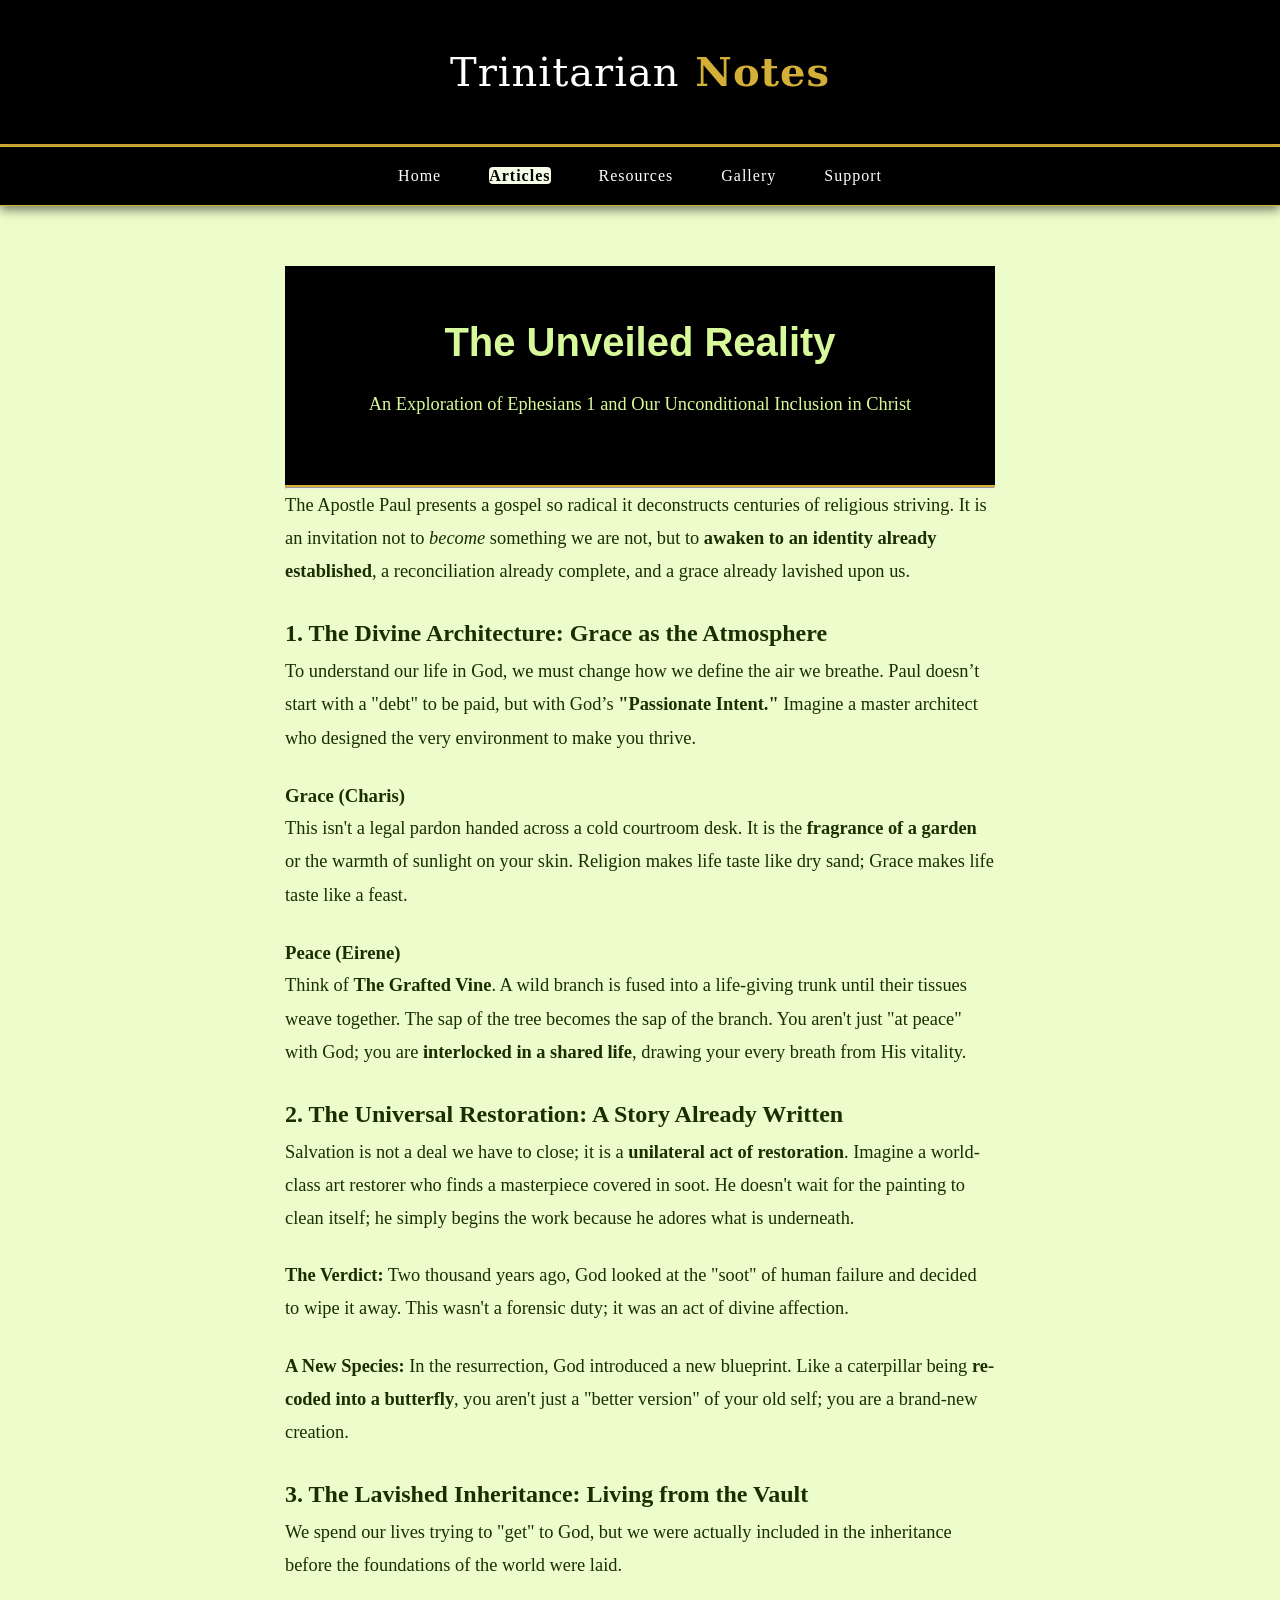
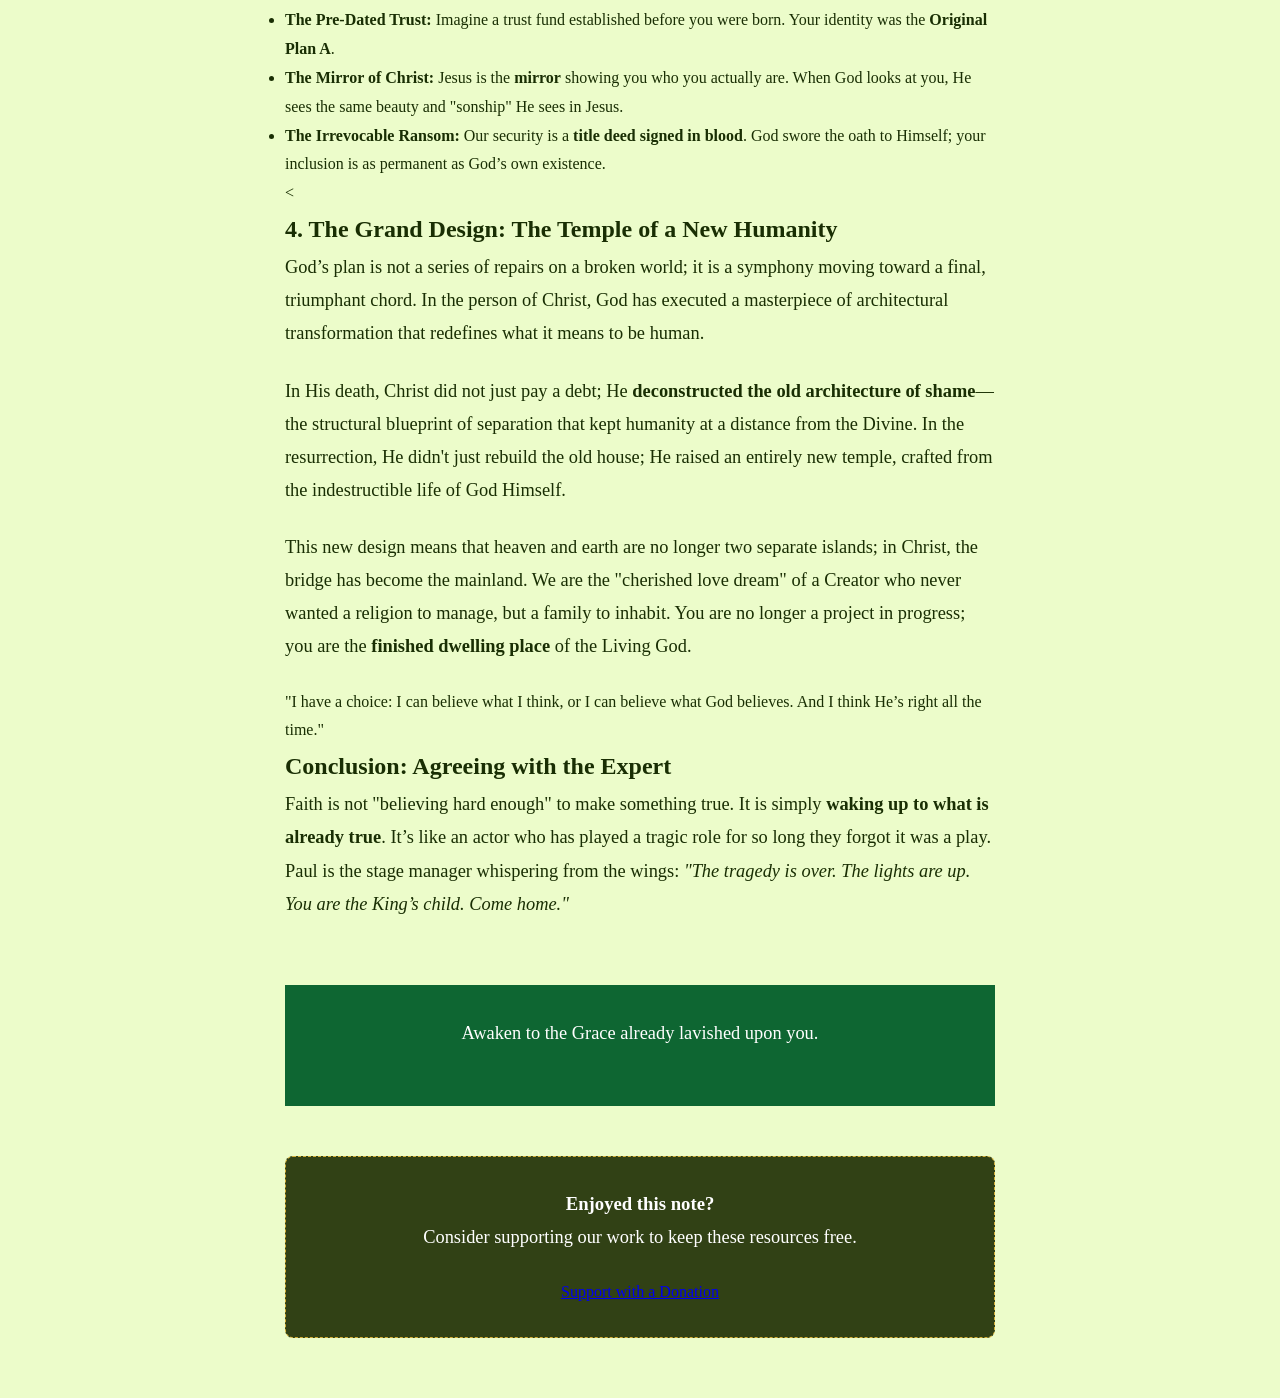
<file: unveiled-reality.html>
<!DOCTYPE html>
<html lang="en">
<head>
    <meta charset="UTF-8">
    <meta name="viewport" content="width=device-width, initial-scale=1.0">
    <meta name="description" content="Trinitarian Notes - Your source for biblical truth. Bible study articles, e-books, and resources.">
    <meta name="keywords" content="Bible study, Christian resources, devotional, scripture, e-books">
    <title>Trinitarian Notes - Your Source for Biblical Truth</title>
    <link href="https://fonts.googleapis.com/css2?family=Playfair+Display:wght@400;700&display=swap" rel="stylesheet">
    <link rel="stylesheet" href="css/style.css">
</head>
<body>
    <header>
          <div class="logo-container">
        <span class="logo-main">Trinitarian </span><span class="logo-accent">Notes</span>
    </div>
    </header>

    <nav>
        <div class="container">
            <ul>
                <li><a href="index.html">Home</a></li>
                <li><a href="articles.html" class="active">Articles</a></li>
                <li><a href="resources.html">Resources</a></li>
             
                <li><a href="gallery.html">Gallery</a></li>
                 <li><a href="donate.html">Support</a></li>
                
            </ul>
        </div>
    </nav>

    <main class="reading-layout">
        

        <header class="article-header">
              <h1>The Unveiled Reality</h1>
        <p>An Exploration of Ephesians 1 and Our Unconditional Inclusion in Christ</p>
           
         
        </header>

        <section class="article-content">
          


<hr>
<section>
        <p>The Apostle Paul presents a gospel so radical it deconstructs centuries of religious striving. It is an invitation not to <em>become</em> something we are not, but to <strong>awaken to an identity already established</strong>, a reconciliation already complete, and a grace already lavished upon us.</p>
    </section>

    <section>
        <h2>1. The Divine Architecture: Grace as the Atmosphere</h2>
        <p>To understand our life in God, we must change how we define the air we breathe. Paul doesn’t start with a "debt" to be paid, but with God’s <strong>"Passionate Intent."</strong> Imagine a master architect who designed the very environment to make you thrive.</p>
        
        <h3>Grace (Charis)</h3>
        <p>This isn't a legal pardon handed across a cold courtroom desk. It is the <strong>fragrance of a garden</strong> or the warmth of sunlight on your skin. Religion makes life taste like dry sand; Grace makes life taste like a feast.</p>
        
        <h3>Peace (Eirene)</h3>
        <p>Think of <strong>The Grafted Vine</strong>. A wild branch is fused into a life-giving trunk until their tissues weave together. The sap of the tree becomes the sap of the branch. You aren't just "at peace" with God; you are <strong>interlocked in a shared life</strong>, drawing your every breath from His vitality.</p>
        
    </section>

    <section>
        <h2>2. The Universal Restoration: A Story Already Written</h2>
        <p>Salvation is not a deal we have to close; it is a <strong>unilateral act of restoration</strong>. Imagine a world-class art restorer who finds a masterpiece covered in soot. He doesn't wait for the painting to clean itself; he simply begins the work because he adores what is underneath.</p>
        
        <p><strong>The Verdict:</strong> Two thousand years ago, God looked at the "soot" of human failure and decided to wipe it away. This wasn't a forensic duty; it was an act of divine affection.</p>
        
        <p><strong>A New Species:</strong> In the resurrection, God introduced a new blueprint. Like a caterpillar being <strong>re-coded into a butterfly</strong>, you aren't just a "better version" of your old self; you are a brand-new creation.</p>
    </section>

    <section>
        <h2>3. The Lavished Inheritance: Living from the Vault</h2>
        <p>We spend our lives trying to "get" to God, but we were actually included in the inheritance before the foundations of the world were laid.</p>
        
        <ul>
            <li><strong>The Pre-Dated Trust:</strong> Imagine a trust fund established before you were born. Your identity was the <strong>Original Plan A</strong>.</li>
            <li><strong>The Mirror of Christ:</strong> Jesus is the <strong>mirror</strong> showing you who you actually are. When God looks at you, He sees the same beauty and "sonship" He sees in Jesus.</li>
            <li><strong>The Irrevocable Ransom:</strong> Our security is a <strong>title deed signed in blood</strong>. God swore the oath to Himself; your inclusion is as permanent as God’s own existence.</li>
        </ul>
    </section>

    <section>
        <<h2>4. The Grand Design: The Temple of a New Humanity</h2>
    <p>God’s plan is not a series of repairs on a broken world; it is a symphony moving toward a final, triumphant chord. In the person of Christ, God has executed a masterpiece of architectural transformation that redefines what it means to be human.</p>
    
    <p>In His death, Christ did not just pay a debt; He <strong>deconstructed the old architecture of shame</strong>—the structural blueprint of separation that kept humanity at a distance from the Divine. In the resurrection, He didn't just rebuild the old house; He raised an entirely new temple, crafted from the indestructible life of God Himself.</p>

    <p>This new design means that heaven and earth are no longer two separate islands; in Christ, the bridge has become the mainland. We are the "cherished love dream" of a Creator who never wanted a religion to manage, but a family to inhabit. You are no longer a project in progress; you are the <strong>finished dwelling place</strong> of the Living God.</p>
    </section>

    <aside>
        <blockquote>
            "I have a choice: I can believe what I think, or I can believe what God believes. And I think He’s right all the time."
        </blockquote>
    </aside>

    <section>
        <h2>Conclusion: Agreeing with the Expert</h2>
        <p>Faith is not "believing hard enough" to make something true. It is simply <strong>waking up to what is already true</strong>. It’s like an actor who has played a tragic role for so long they forgot it was a play. Paul is the stage manager whispering from the wings: <em>"The tragedy is over. The lights are up. You are the King’s child. Come home."</em></p>
    </section>

    <footer>
        <p>Awaken to the Grace already lavished upon you.</p>
    </footer>


        <footer class="donate-box">
            <h3>Enjoyed this note?</h3>
            <p>Consider supporting our work to keep these resources free.</p>
            <a href="YOUR_PAYPAL_OR_STRIPE_LINK" class="donate-btn">Support with a Donation</a>
        </footer>
    </main>

</body>
</html>
</file>
<file: css/style.css>
/* CSS FILE - style.css */
/* CSS FILE - style.css */
/* Save this as: css/style.css */

* {
    margin: 0;
    padding: 0;
    box-sizing: border-box;
}

body {
    font-family: 'Georgia', serif;
    line-height: 1.6;
  color: #333333;
    background-color: #ECFCCA;
}

.container {
    max-width: 1200px;
    margin: 0 auto;
    padding: 0 20px;
}

/* Header */
header {
    background: #000000; /* Solid Black */
    padding: 2.5rem 0;
    text-align: center;
    border-bottom: 2px solid #D4AF37; /* The Gold Line */
}

.logo-container {
    font-family: 'serif'; /* Or 'Playfair Display' if you use Google Fonts */
    font-size: 2.5rem;
    letter-spacing: 1px;
}

.logo-main {
    color: #ffffff;      /* Pure White */
    font-weight: 300;    /* Light/Thin for an elegant look */
}

.logo-accent {
    color: #D4AF37;      /* Gold */
    font-weight: 700;    /* Bold to make the 'Notes' pop */
    margin-left: 2px;
}

/* Navigation */
nav {
    background: #000000;
    padding: 1rem 0;
    position: sticky;
    top: 0;
    z-index: 100;
    /* This gold line creates the separation from the black header */
    border-top: 1px solid #D4AF37; 
    border-bottom: 1px solid #D4AF37;
    box-shadow: 0 4px 10px rgba(0,0,0,0.5);
}

nav a {
    color: #ffffff; /* Crisp white text */
   text-decoration: none;
    letter-spacing: 1px;
    transition: 0.3s;
}

nav a:hover {
    color: #D4AF37; /* Fades to gold */
}

nav ul {
    list-style: none;
    display: flex;
    justify-content: center;
    flex-wrap: wrap;
}

nav li {
    margin: 0 1.5rem;
}
nav a.active {
    background: #F7FEE7; /* Solid Gold */
    color: #000000;      /* Black text for high contrast on gold */
    border-radius: 4px;  /* Slightly rounded corners */
    font-weight: bold;
}






/* Main Content */
main {
    min-height: calc(100vh - 300px);
    padding: 3rem 0;
}

/* Hero Section */
.hero {
    text-align: center;
    padding: 3rem 0;
    background: white;
    border-radius: 12px;
    box-shadow: 0 8px 16px rgba(0,0,0,0.1);
    margin-bottom: 2rem;
}

.hero h2 {
    font-size: 2rem;
    color: #2c3e50;
    margin-bottom: 1rem;
}

.hero p {
    font-size: 1.2rem;
    color: #555;
    max-width: 700px;
    margin: 0 auto;
}

/* Card Grid */
.card-grid {
    display: grid;
    grid-template-columns: repeat(auto-fill, minmax(300px, 1fr));
    gap: 2rem;
    margin-top: 2rem;
}

.card {
    background: white;
    padding: 2rem;
    border-radius: 12px;
    box-shadow: 0 4px 8px rgba(0,0,0,0.1);
    transition: transform 0.3s, box-shadow 0.3s;
}

.card:hover {
    transform: translateY(-5px);
    box-shadow: 0 8px 16px rgba(0,0,0,0.2);
}

.card h3 {
    color: #2c3e50;
    margin-bottom: 1rem;
    font-size: 1.5rem;
}

.card p {
    color: #666;
    margin-bottom: 1rem;
}

.card .meta {
    font-size: 0.9rem;
    color: #999;
    margin-bottom: 1rem;
}

/* Buttons */
/* Buttons */
.btn {
    display: inline-block;
    padding: 0.75rem 1.5rem;
    /* Theme Change: Gold background with Black text */
    background: #000000; 
    color: #ffffff;
    text-decoration: none;
    border-radius: 6px;
    transition: all 0.3s ease;
    border: none;
    cursor: pointer;
    font-size: 1rem;
    font-weight: 600;
}

.btn:hover {
    /* Subtle darken or glow on hover */
    background: #C4A02A; 
    box-shadow: 0 4px 12px rgba(212, 175, 55, 0.3);
}

/* Search Bar */
.search-bar {
    margin: 2rem 0;
    text-align: center;
}

.search-bar input {
    padding: 0.75rem 1.5rem;
    width: 100%;
    max-width: 500px;
    /* Theme Change: Neutral border */
    border: 2px solid #ddd;
    border-radius: 50px;
    font-size: 1rem;
    transition: all 0.3s ease;
    background-color: #ffffff;
}

.search-bar input:focus {
    outline: none;
    /* Theme Change: Gold border and subtle glow on focus */
    border-color: #D4AF37;
    box-shadow: 0 0 8px rgba(212, 175, 55, 0.2);
}

/* Category Filter */
.category-filter {
    text-align: center;
    margin: 2rem 0;
}

.category-btn {
    padding: 0.5rem 1rem;
    margin: 0.5rem;
    background: #FFF085;
    border: 0.2px solid #8692A7;
    color: #000000;
    border-radius: 5px;
    cursor: pointer;
    transition: all 0.3s;
}

.category-btn:hover, .category-btn.active {
    background: #8692A7;
    color: white;
}

/* Resource Items */
.resource-item {
    background: white;
    padding: 1.5rem;
    margin-bottom: 1rem;
    border-radius: 8px;
    box-shadow: 0 2px 4px rgba(0,0,0,0.1);
    display: flex;
    justify-content: space-between;
    align-items: center;
    flex-wrap: wrap;
}

.resource-info h3 {
    color: #2c3e50;
    margin-bottom: 0.5rem;
}

.resource-info p {
    color: #666;
    font-size: 0.9rem;
}

/* Gallery */
.gallery-grid {
    display: grid;
    grid-template-columns: repeat(auto-fill, minmax(250px, 1fr));
    gap: 1.5rem;
    margin-top: 2rem;
    align-items: stretch; /* Ensures all boxes in a row are the same height */
}

.gallery-item {
    background: white;
    border-radius: 12px;
    overflow: hidden;
    box-shadow: 0 4px 8px rgba(0,0,0,0.1);
    transition: transform 0.3s;
    text-decoration: none; /* Removes link underline */
    display: flex;
    flex-direction: column;
    height: 100%; /* Important for equal height */
}

.gallery-item:hover {
    transform: translateY(-5px);
    box-shadow: 0 8px 16px rgba(0,0,0,0.2);
}

.gallery-img {
    width: 100%;
    height: 200px;
    background: linear-gradient(135deg, #667eea 0%, #764ba2 100%);
    display: flex;
    align-items: center;
    justify-content: center;
    color: white;
    font-size: 3rem;
}

.gallery-caption {
    padding: 1rem;
    text-align: center;
}

/* The actual small preview image */
.gallery-img img {
    width: 100%;
    height: 100%;
    object-fit: cover; /* This makes the image fill the box without stretching */
    transition: transform 0.5s ease;
}

.gallery-item:hover .gallery-img img {
    transform: scale(1.1); /* Subtle zoom effect on hover */
}

/* Caption spacing to prevent overlap */
.gallery-caption {
    padding: 1.2rem;
    text-align: center;
    flex-grow: 1; /* Pushes content to fill the box */
    display: flex;
    flex-direction: column;
    justify-content: center;
    background: white;
}

.gallery-caption h3 {
    margin: 0 0 0.5rem 0;
    color: #2c3e50;
    font-size: 1.1rem;
}

.gallery-caption p {
    margin: 0;
    font-size: 0.85rem;
    color: #666;
    line-height: 1.4;
}

/* --- Article Page Styles --- */

/* This class will wrap your article content */
.reading-layout {
    max-width: 750px;
    margin: 0 auto;
    padding: 60px 20px;
    font-family: 'Georgia', serif; /* Better for long reading */
    line-height: 1.8;
    color: #192E03;
}

.reading-layout h1 {
    font-family: 'Helvetica', sans-serif;
    font-size: 2.5rem;
    margin-bottom: 10px;
    color: #D8F999;
}

.article-meta {
    font-style: italic;
    color: #D8F999;
    margin-bottom: 40px;
    border-bottom: 1px solid #eee;
    padding-bottom: 10px;
}

.reading-layout p {
    margin-bottom: 1.5rem;
    font-size: 1.15rem;
}

.article-header {
 color: #D8F999;
}

/* --- Illustration Viewer Styles --- */

.viewer-body {
    background-color: #f4f4f4; /* Subtle grey background to make art pop */
    margin: 0;
}

.viewer-container {
    max-width: 1100px;
    margin: 0 auto;
    padding: 10px;
}

.viewer-nav {
    /* Reduce vertical padding (top and bottom) */
    padding: 0.5rem 0; 
    
    /* Ensure no extra height from background or borders */
    background: #000000;
    border-bottom: 1px solid #D4AF37; 
    
    /* Flexbox helps keep items centered vertically in a small space */
    display: flex;
    align-items: center;
    min-height: auto; 
}
.viewer-nav .back-link {
    font-size: 0.9rem; /* Slightly smaller text for a more compact bar */
    color: #ffffff;
    text-decoration: none;
    margin-left: 1rem;
    transition: color 0.3s;
}

.illustration-display {
    background: white;
    padding: 40px;
    border-radius: 12px;
    box-shadow: 0 10px 30px rgba(0,0,0,0.1);
    text-align: center;
}

.illustration-display h1 {
    font-family: 'Georgia', serif;
    margin-bottom: 30px;
    color: #222;
}

.illustration-display img {
    max-width: 100%;
    height: auto;
    border-radius: 4px;
    border: 1px solid #eee;
}

.art-description {
    margin-top: 40px;
    color: #666;
    line-height: 1.6;
    max-width: 600px;
    margin-left: auto;
    margin-right: auto;
}

.print-btn {
    margin-top: 20px;
    padding: 10px 20px;
    background: none;
    border: 1px solid #ccc;
    cursor: pointer;
    border-radius: 5px;
    transition: 0.3s;
}

.print-btn:hover {
    background: #000;
    color: #fff;
}

/* --- Donate Page Styles --- */

.donate-container {
    max-width: 1000px;
    margin: 0 auto;
    padding: 80px 20px;
    font-family: 'Inter', -apple-system, sans-serif;
    text-align: center;
}

.donate-header {
    margin-bottom: 60px;
}

.donate-header h1 {
    font-size: 3rem;
    margin-bottom: 15px;
    color: #ffffff;
}

.donate-header p {
    font-size: 1.2rem;
    color: #F7FEE7;
    max-width: 600px;
    margin: 0 auto;
}

/* The Grid Layout */
.donate-grid {
    display: grid;
    grid-template-columns: repeat(auto-fit, minmax(280px, 1fr));
    gap: 30px;
    margin-bottom: 60px;
}

/* Individual Cards */
.donate-card {
    background: #ffffff;
    padding: 40px;
    border-radius: 16px;
    border: 1px solid #eee;
    transition: transform 0.3s ease, box-shadow 0.3s ease;
}

.donate-card:hover {
    transform: translateY(-10px);
    box-shadow: 0 20px 40px rgba(0,0,0,0.05);
}

.donate-card.featured {
    border: 2px solid #000; /* Makes the middle option stand out */
}

.donate-card .icon {
    font-size: 40px;
    margin-bottom: 20px;
}

.donate-card h3 {
    margin-bottom: 15px;
    font-size: 1.5rem;
}

.btn-donate {
    display: inline-block;
    margin-top: 25px;
    padding: 12px 30px;
    background-color: #000;
    color: #fff;
    text-decoration: none;
    border-radius: 50px;
    font-weight: 600;
    transition: background 0.3s;
}

.btn-donate:hover {
    background-color: #333;
}

.back-home {
    text-decoration: none;
    color: #888;
    display: block;
    margin-bottom: 20px;
    font-weight: 500;
}

/* Donate Section at the bottom */
.donate-box {
    margin-top: 50px;
    padding: 30px;
    background: #314115;
    border-radius: 8px;
    text-align: center;
    border: 1px dashed #d4af37;
}




/* Share Section */
.share-section {
    background: rgba(255,255,255,0.1);
    padding: 2rem;
    border-radius: 12px;
    margin-bottom: 2rem;
}

/* Social Media Buttons */
.social-btn, .share-btn {
    color: white;
    padding: 0.75rem 1.5rem;
    border-radius: 8px;
    text-decoration: none;
    display: flex;
    align-items: center;
    gap: 0.5rem;
    transition: transform 0.3s;
    border: none;
    cursor: pointer;
    font-size: 1rem;
}

.social-btn:hover, .share-btn:hover {
    transform: scale(1.1);
}

.social-facebook { background: #1877f2; }
.social-twitter { background: #1da1f2; }
.social-instagram { background: linear-gradient(45deg, #f09433 0%, #e6683c 25%, #dc2743 50%, #cc2366 75%, #bc1888 100%); }
.social-youtube { background: #ff0000; }
.social-pinterest { background: #e60023; }

.share-facebook { background: #1877f2; }
.share-twitter { background: #1da1f2; }
.share-whatsapp { background: #25d366; }
.share-email { background: #ea4335; }
.share-copy { background: #6c757d; }

/* Footer */
footer {
    background: #0E6632;
    color: white;
    text-align: center;
    padding: 2rem 0;
    margin-top: 4rem;
}

/* Responsive Design */
@media (max-width: 768px) {
    h1 { font-size: 2rem; }
    nav li { margin: 0.5rem; }
    .card-grid { grid-template-columns: 1fr; }
    .cart-sidebar { 
        width: 100%; 
        right: -100%; 
    }
    .social-btn, .share-btn {
        font-size: 0.9rem;
        padding: 0.6rem 1rem;
    }
}
</file>
